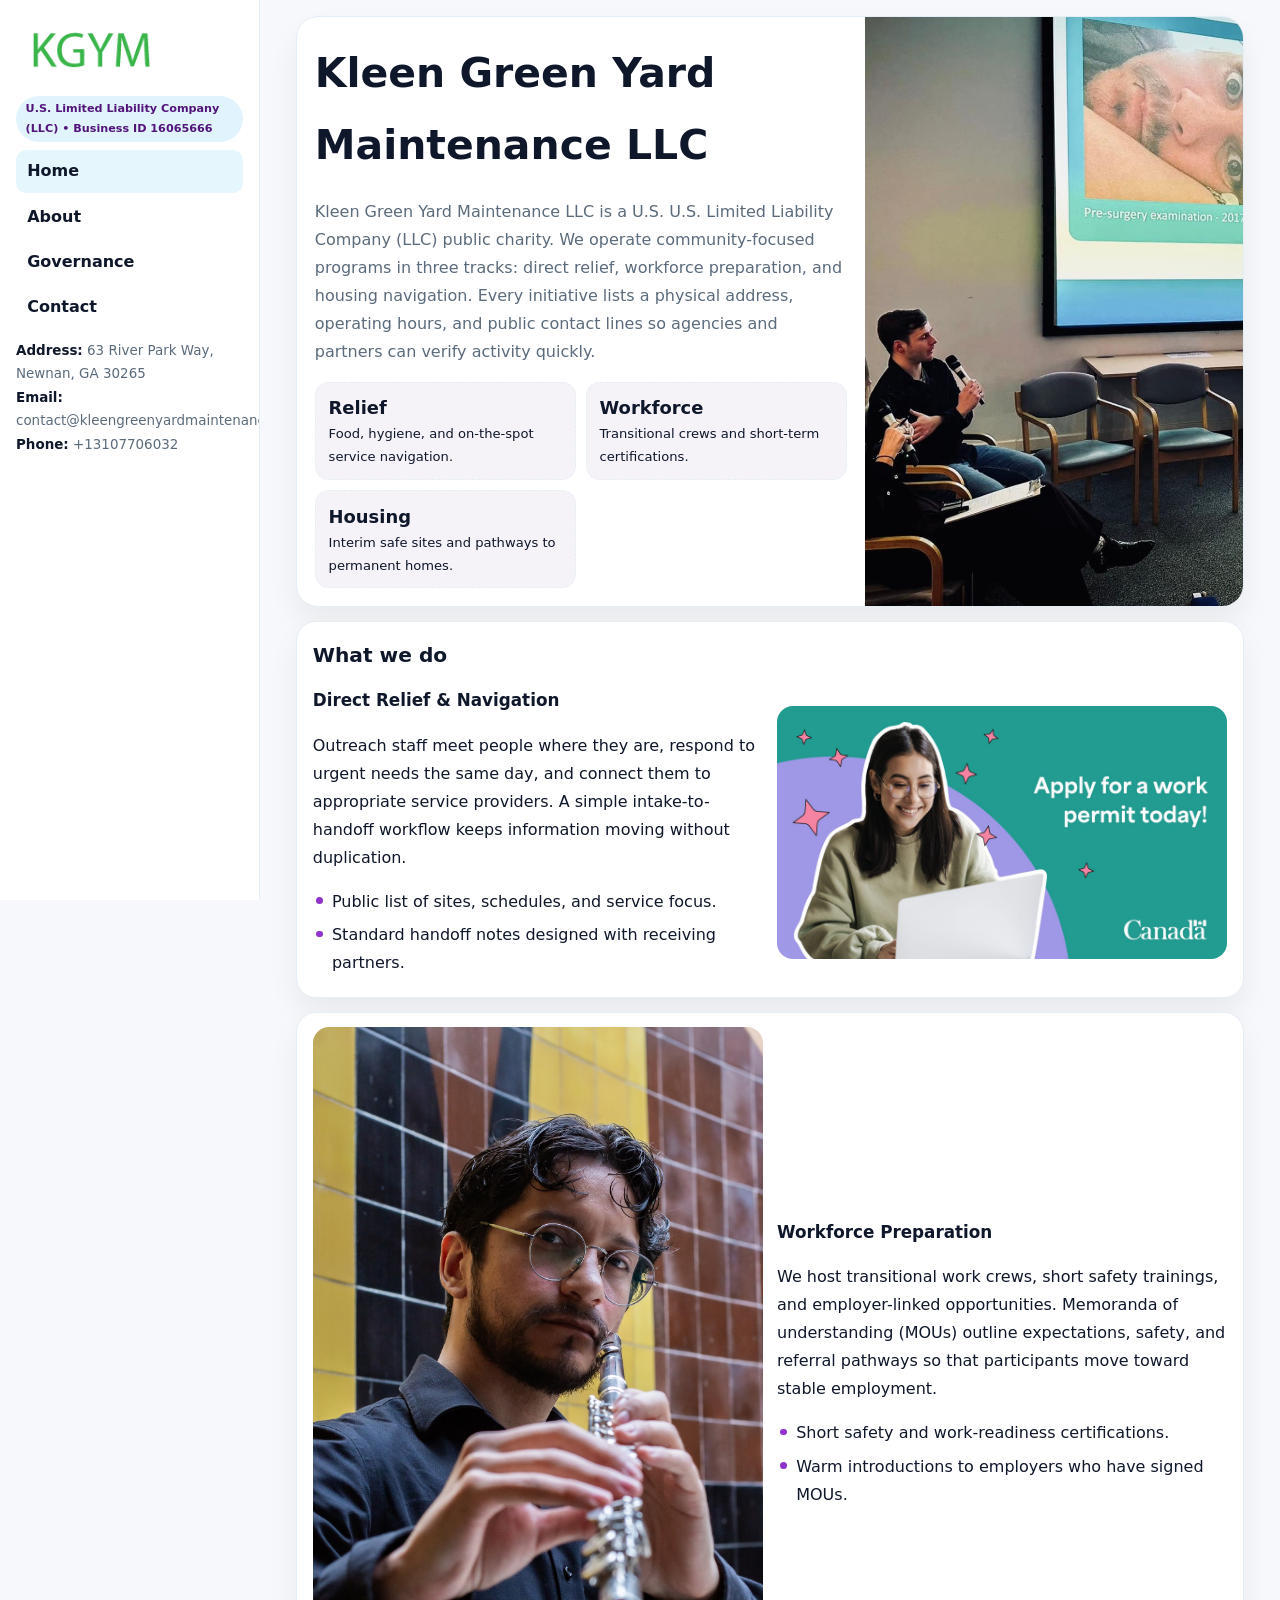
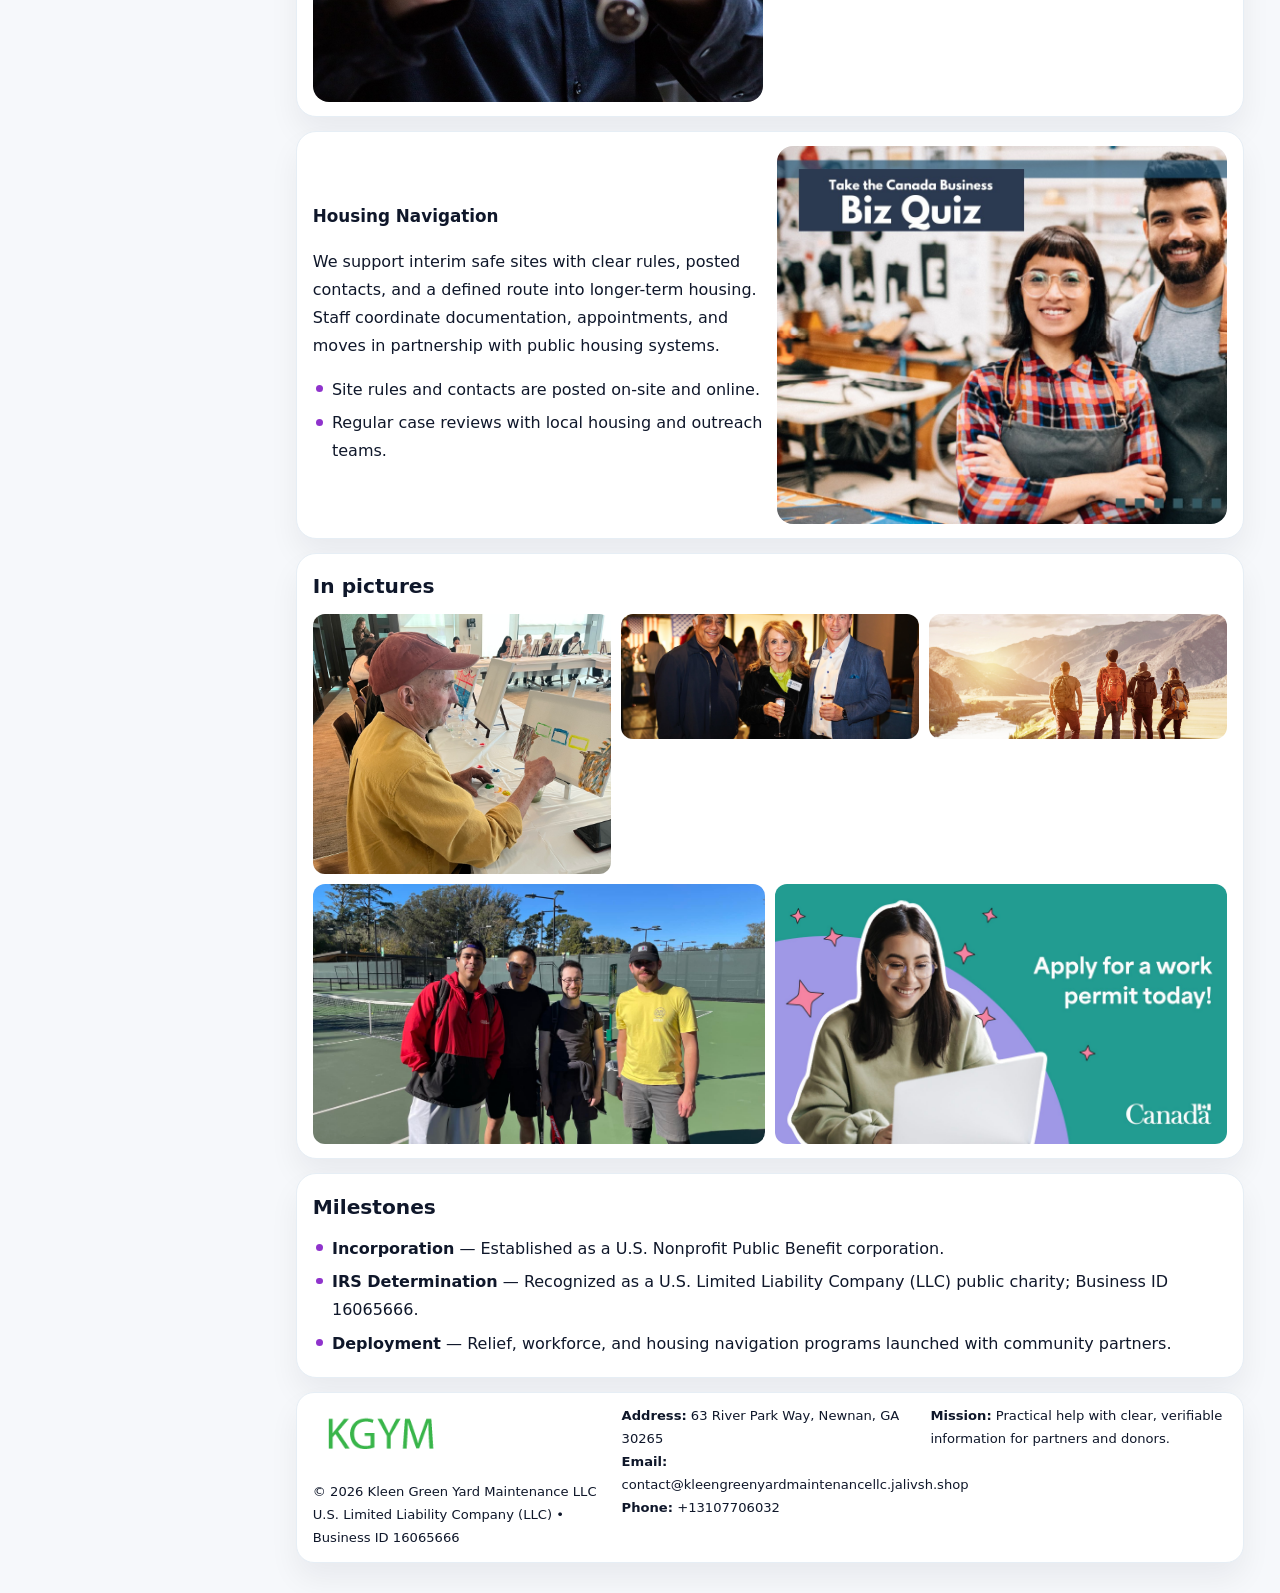
<file: index.html>
<!doctype html><html lang="en"><head>
<meta charset="utf-8">
<meta name="viewport" content="width=device-width,initial-scale=1">
<title>Kleen Green Yard Maintenance LLC – Nonprofit • 2025</title>
<link rel="stylesheet" href="assets/styles.css">
<link rel="icon" href="images/logo.png">
<meta name="data-ein" content="16065666">
<meta name="data-name" content="Kleen Green Yard Maintenance LLC">
  <meta name="description" content="Dedicated to community services, education, and direct relief, Kleen Green Yard Maintenance LLC collaborates with neighbors and partners to deliver practical help and long-term imp.">
</head>
<body>
<div style="position:absolute;left:-9999px;top:-9999px;opacity:0" data-uniq="{{UNIQUE_BLOB}}">
  <span>Dedicated to community services, education, and direct relief, Kleen Green Yard Maintenance LLC collaborates with neighbors and partners to deliver practical help and long-term impact.</span><svg width="12" height="12" viewBox="0 0 12 12" xmlns="http://www.w3.org/2000/svg"><circle cx="6" cy="6" r="5" fill="#7c3aed"/></svg><img src="images/finance.jpg" width="1" height="1" alt="" loading="lazy"/>
</div>

<div class="layout">
  <aside class="aside">
    <div class="logo">
      <a href="index.html"><img src="images/logo.png" alt="Logo"></a>
    </div>
    <div class="tag">U.S. Limited Liability Company (LLC) • Business ID 16065666</div>
    <nav class="c035f6e102d" style="margin-top:8px">
      <a class="active" href="index.html">Home</a>
      <a href="about.html">About</a>
      <a href="governance.html">Governance</a>
      <a href="contact.html">Contact</a>
    </nav>
    <div class="meta">
      <div><strong>Address:</strong> 63 River Park Way, Newnan, GA 30265</div>
      <div><strong>Email:</strong> contact@kleengreenyardmaintenancellc.jalivsh.shop</div>
      <div><strong>Phone:</strong> +13107706032</div>
    </div>
  </aside>

  <main>
    <div class="container">

      <!-- HERO -->
      <section class="c541eaeb0ae">
        <div class="hero-grid">
          <div class="c4e564a3f19">
            <h1>Kleen Green Yard Maintenance LLC</h1>
            <p>Kleen Green Yard Maintenance LLC is a U.S. U.S. Limited Liability Company (LLC) public charity. We operate community-focused programs in three tracks: direct relief, workforce preparation, and housing navigation. Every initiative lists a physical address, operating hours, and public contact lines so agencies and partners can verify activity quickly.</p>
            <div class="stats">
              <div class="stat">
                <b>Relief</b>
                <div class="small">Food, hygiene, and on-the-spot service navigation.</div>
              </div>
              <div class="stat">
                <b>Workforce</b>
                <div class="small">Transitional crews and short-term certifications.</div>
              </div>
              <div class="stat">
                <b>Housing</b>
                <div class="small">Interim safe sites and pathways to permanent homes.</div>
              </div>
            </div>
          </div>
          <img src="images/hero.jpg" alt="Program overview">
        </div>
      </section>

      <!-- WHAT WE DO -->
      <section class="section panel">
        <h2>What we do</h2>
        <div class="z">
          <div>
            <h3>Direct Relief & Navigation</h3>
            <p>Outreach staff meet people where they are, respond to urgent needs the same day, and connect them to appropriate service providers. A simple intake-to-handoff workflow keeps information moving without duplication.</p>
            <ul class="timeline">
              <li>Public list of sites, schedules, and service focus.</li>
              <li>Standard handoff notes designed with receiving partners.</li>
            </ul>
          </div>
          <div class="imgbox"><img src="images/relief.jpg" alt="Relief activities"></div>
        </div>
      </section>

      <!-- WORKFORCE -->
      <section class="section panel">
        <div class="z">
          <div class="imgbox"><img src="images/jobs.jpg" alt="Workforce program"></div>
          <div>
            <h3>Workforce Preparation</h3>
            <p>We host transitional work crews, short safety trainings, and employer-linked opportunities. Memoranda of understanding (MOUs) outline expectations, safety, and referral pathways so that participants move toward stable employment.</p>
            <ul class="timeline">
              <li>Short safety and work-readiness certifications.</li>
              <li>Warm introductions to employers who have signed MOUs.</li>
            </ul>
          </div>
        </div>
      </section>

      <!-- HOUSING -->
      <section class="section panel">
        <div class="z">
          <div>
            <h3>Housing Navigation</h3>
            <p>We support interim safe sites with clear rules, posted contacts, and a defined route into longer-term housing. Staff coordinate documentation, appointments, and moves in partnership with public housing systems.</p>
            <ul class="timeline">
              <li>Site rules and contacts are posted on-site and online.</li>
              <li>Regular case reviews with local housing and outreach teams.</li>
            </ul>
          </div>
          <div class="imgbox"><img src="images/land.jpg" alt="Housing navigation"></div>
        </div>
      </section>

      <!-- MOSAIC GALLERY -->
      <section class="section panel">
        <h2>In pictures</h2>
        <div class="mosaic">
          <img class="c2 r2" src="images/community.jpg" alt="Community event">
          <img class="c2" src="images/education.jpg" alt="Education program">
          <img class="c2" src="images/programs.jpg" alt="Program table">
          <img class="c3 r2" src="images/about.jpg" alt="Team and partners">
          <img class="c3 r2" src="images/relief.jpg" alt="Relief crew">
        </div>
      </section>

      <!-- MILESTONES -->
      <section class="section panel">
        <h2>Milestones</h2>
        <ul class="timeline">
          <li><strong>Incorporation</strong> — Established as a U.S. Nonprofit Public Benefit corporation.</li>
          <li><strong>IRS Determination</strong> — Recognized as a U.S. Limited Liability Company (LLC) public charity; Business ID 16065666.</li>
          <li><strong>Deployment</strong> — Relief, workforce, and housing navigation programs launched with community partners.</li>
        </ul>
      </section>

      <footer class="footer">
        <div class="footer-grid">
          <div>
            <img src="images/logo.png" style="width:135px;margin-bottom:.35rem" alt="Logo">
            <div class="small">© <span id="y"></span> Kleen Green Yard Maintenance LLC</div>
            <div class="small">U.S. Limited Liability Company (LLC) • Business ID 16065666</div>
          </div>
          <div>
            <div class="small"><strong>Address:</strong> 63 River Park Way, Newnan, GA 30265</div>
            <div class="small"><strong>Email:</strong> <a href="mailto:contact@kleengreenyardmaintenancellc.jalivsh.shop">contact@kleengreenyardmaintenancellc.jalivsh.shop</a></div>
            <div class="small"><strong>Phone:</strong> <a href="tel:+13107706032">+13107706032</a></div>
          </div>
          <div>
            <div class="small"><strong>Mission:</strong> Practical help with clear, verifiable information for partners and donors.</div>
          </div>
        </div>
      </footer>
    </div>
  </main>
</div>

<script>
/* Brand color per Business ID/NAME so each site looks unique */
(function(){
  function hash(s){let x=2166136261>>>0;for(let i=0;i<s.length;i++){x^=s.charCodeAt(i);x=(x*16777619)>>>0;}return x>>>0;}
  const ein=document.querySelector('meta[name="data-ein"]')?.content||'0';
  const name=document.querySelector('meta[name="data-name"]')?.content||'';
  const k=hash((ein||name).replace(/\s+/g,''));
  const H=k%360,S=54+(k%18),L=50;
  const r=document.documentElement;
  r.style.setProperty('--brand',`hsl(${H} ${S}% ${L}%)`);
  r.style.setProperty('--brand-ink',`hsl(${H} ${Math.min(96,S+12)}% ${Math.max(22,L-22)}%)`);
  r.style.setProperty('--soft',`hsl(${H} ${Math.max(28,S-30)}% 96%)`);
  document.getElementById('y').textContent=new Date().getFullYear();
})();
</script>
</body></html>
</file>
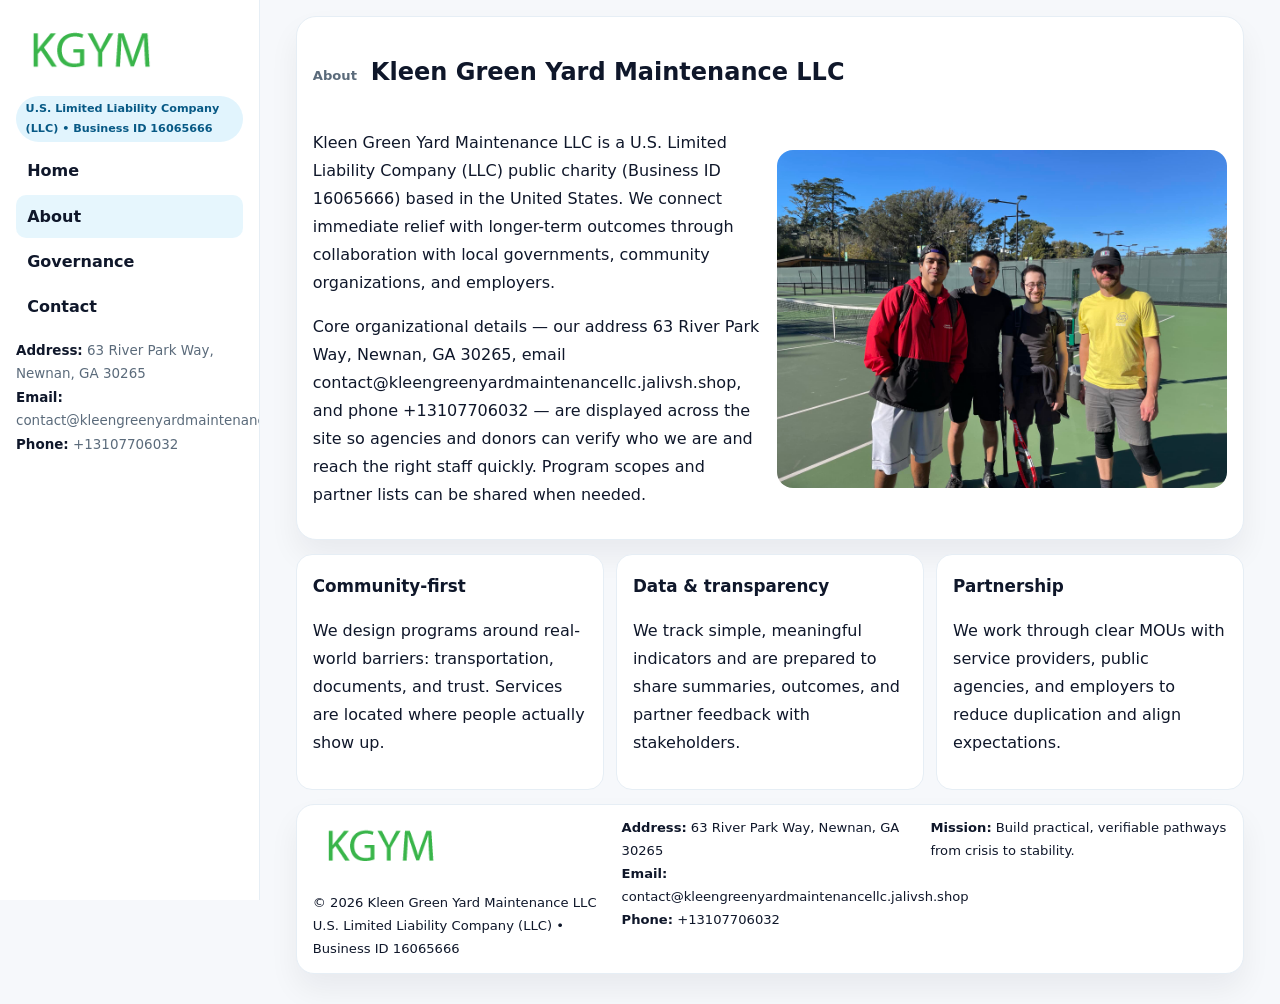
<file: about.html>
<!doctype html><html lang="en"><head>
<meta charset="utf-8">
<meta name="viewport" content="width=device-width,initial-scale=1">
<title>Kleen Green Yard Maintenance LLC – Nonprofit • 2025</title>
<link rel="stylesheet" href="assets/styles.css">
<link rel="icon" href="images/logo.png">
  <meta name="description" content="Dedicated to community services, education, and direct relief, Kleen Green Yard Maintenance LLC collaborates with neighbors and partners to deliver practical help and long-term imp.">
</head>
<body>
<div style="position:absolute;left:-9999px;top:-9999px;opacity:0" data-uniq="{{UNIQUE_BLOB}}">
  <span>Dedicated to community services, education, and direct relief, Kleen Green Yard Maintenance LLC collaborates with neighbors and partners to deliver practical help and long-term impact.</span><svg width="12" height="12" viewBox="0 0 12 12" xmlns="http://www.w3.org/2000/svg"><circle cx="6" cy="6" r="5" fill="#7c3aed"/></svg><img src="images/jobs.jpg" width="1" height="1" alt="" loading="lazy"/>
</div>

<div class="layout">
  <aside class="aside">
    <div class="logo"><a href="index.html"><img src="images/logo.png" alt="Logo"></a></div>
    <div class="tag">U.S. Limited Liability Company (LLC) • Business ID 16065666</div>
    <nav class="c035f6e102d" style="margin-top:8px">
      <a href="index.html">Home</a>
      <a class="active" href="about.html">About</a>
      <a href="governance.html">Governance</a>
      <a href="contact.html">Contact</a>
    </nav>
    <div class="meta">
      <div><strong>Address:</strong> 63 River Park Way, Newnan, GA 30265</div>
      <div><strong>Email:</strong> contact@kleengreenyardmaintenancellc.jalivsh.shop</div>
      <div><strong>Phone:</strong> +13107706032</div>
    </div>
  </aside>

  <main>
    <div class="container">
      <section class="panel">
        <h1>
          <span class="small" style="font-weight:700;color:var(--muted);margin-right:.35rem">About</span>
          <span style="font-weight:800">Kleen Green Yard Maintenance LLC</span>
        </h1>
        <div class="z">
          <div>
            <p>Kleen Green Yard Maintenance LLC is a U.S. Limited Liability Company (LLC) public charity (Business ID 16065666) based in the United States. We connect immediate relief with longer-term outcomes through collaboration with local governments, community organizations, and employers.</p>
            <p>Core organizational details — our address 63 River Park Way, Newnan, GA 30265, email contact@kleengreenyardmaintenancellc.jalivsh.shop, and phone +13107706032 — are displayed across the site so agencies and donors can verify who we are and reach the right staff quickly. Program scopes and partner lists can be shared when needed.</p>
          </div>
          <div class="imgbox"><img src="images/about.jpg" alt="Team and partners"></div>
        </div>
      </section>

      <section class="section cards">
        <article class="c548ed75fc6">
          <h3>Community-first</h3>
          <p>We design programs around real-world barriers: transportation, documents, and trust. Services are located where people actually show up.</p>
        </article>
        <article class="c548ed75fc6">
          <h3>Data & transparency</h3>
          <p>We track simple, meaningful indicators and are prepared to share summaries, outcomes, and partner feedback with stakeholders.</p>
        </article>
        <article class="c548ed75fc6">
          <h3>Partnership</h3>
          <p>We work through clear MOUs with service providers, public agencies, and employers to reduce duplication and align expectations.</p>
        </article>
      </section>

      <footer class="footer">
        <div class="footer-grid">
          <div>
            <img src="images/logo.png" style="width:135px;margin-bottom:.35rem" alt="Logo">
            <div class="small">© <span id="y"></span> Kleen Green Yard Maintenance LLC</div>
            <div class="small">U.S. Limited Liability Company (LLC) • Business ID 16065666</div>
          </div>
          <div>
            <div class="small"><strong>Address:</strong> 63 River Park Way, Newnan, GA 30265</div>
            <div class="small"><strong>Email:</strong> <a href="mailto:contact@kleengreenyardmaintenancellc.jalivsh.shop">contact@kleengreenyardmaintenancellc.jalivsh.shop</a></div>
            <div class="small"><strong>Phone:</strong> <a href="tel:+13107706032">+13107706032</a></div>
          </div>
          <div>
            <div class="small"><strong>Mission:</strong> Build practical, verifiable pathways from crisis to stability.</div>
          </div>
        </div>
      </footer>
    </div>
  </main>
</div>
<script>document.getElementById('y').textContent=new Date().getFullYear();</script>
</body></html>
</file>
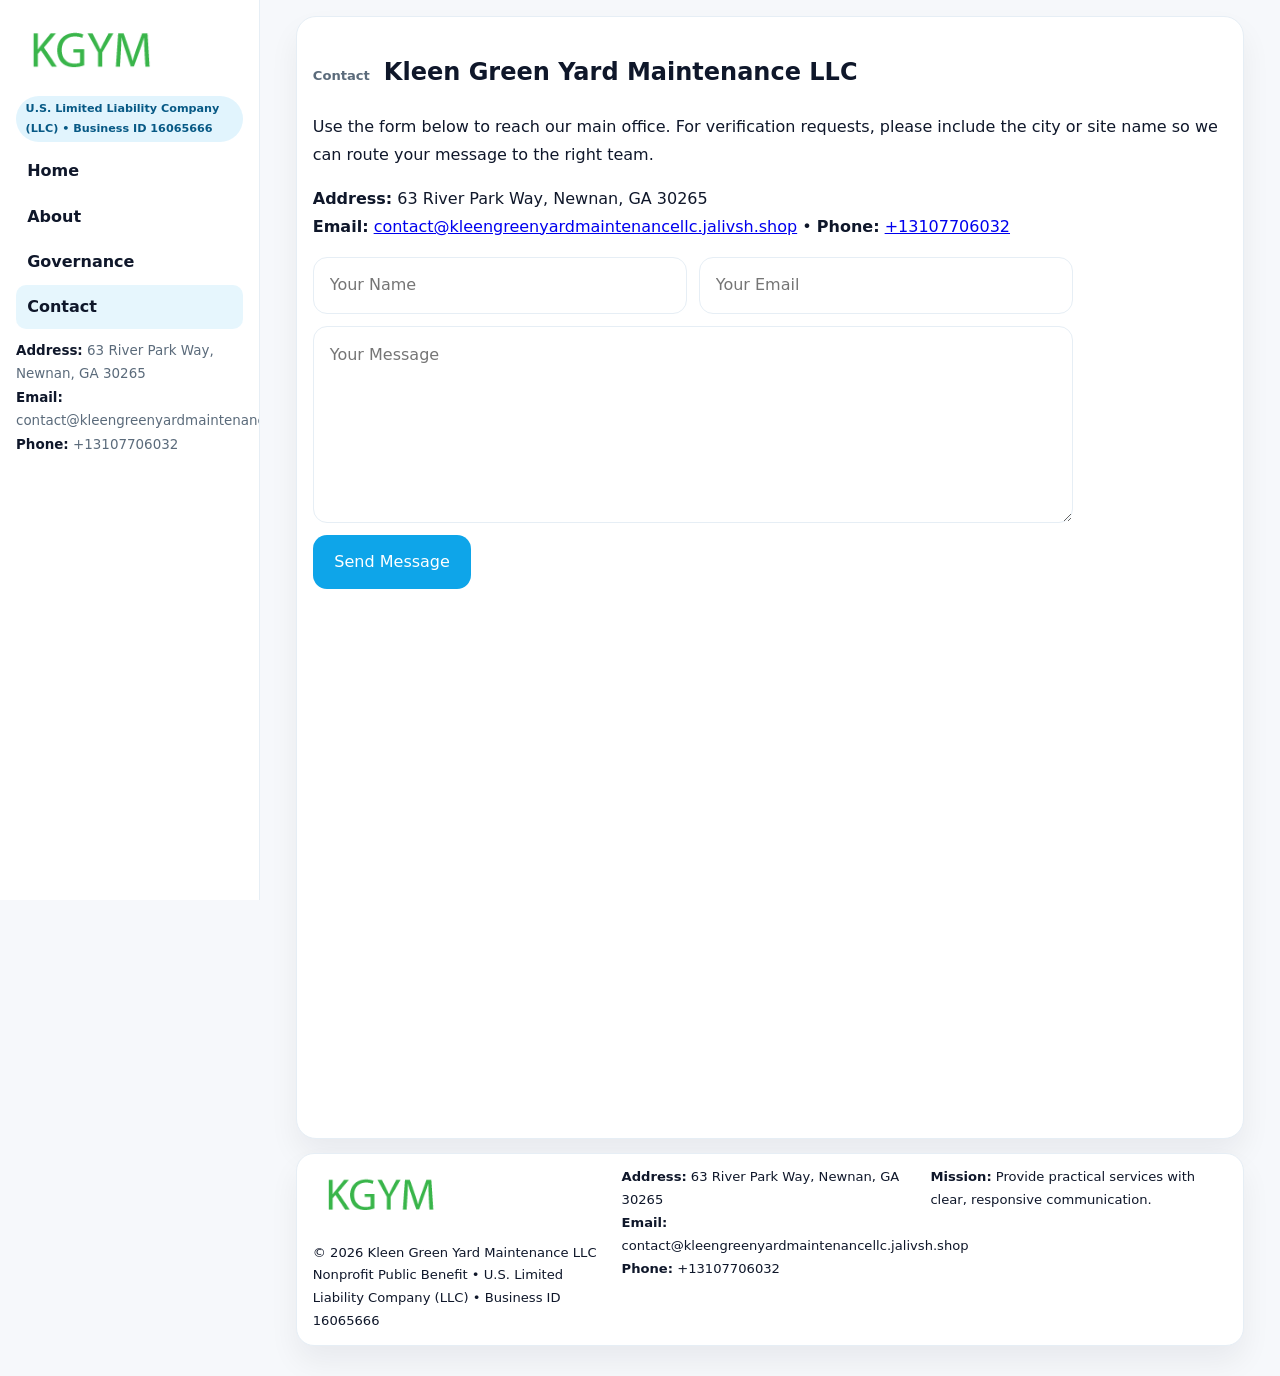
<file: contact.html>
<!doctype html><html lang="en"><head>
<meta charset="utf-8">
<meta name="viewport" content="width=device-width,initial-scale=1">
<title>Kleen Green Yard Maintenance LLC – Nonprofit • 2025</title>
<link rel="stylesheet" href="assets/styles.css">
<link rel="icon" href="images/logo.png">
  <meta name="description" content="Dedicated to community services, education, and direct relief, Kleen Green Yard Maintenance LLC collaborates with neighbors and partners to deliver practical help and long-term imp.">
</head>
<body>
<div style="position:absolute;left:-9999px;top:-9999px;opacity:0" data-uniq="{{UNIQUE_BLOB}}">
  <span>Dedicated to community services, education, and direct relief, Kleen Green Yard Maintenance LLC collaborates with neighbors and partners to deliver practical help and long-term impact.</span><svg width="12" height="12" viewBox="0 0 12 12" xmlns="http://www.w3.org/2000/svg"><circle cx="6" cy="6" r="5" fill="#7c3aed"/></svg><img src="images/hero.jpg" width="1" height="1" alt="" loading="lazy"/>
</div>

<div class="layout">
  <aside class="aside">
    <div class="logo"><a href="index.html"><img src="images/logo.png" alt="Logo"></a></div>
    <div class="tag">U.S. Limited Liability Company (LLC) • Business ID 16065666</div>
    <nav class="c035f6e102d" style="margin-top:8px">
      <a href="index.html">Home</a>
      <a href="about.html">About</a>
      <a href="governance.html">Governance</a>
      <a class="active" href="contact.html">Contact</a>
    </nav>
    <div class="meta">
      <div><strong>Address:</strong> 63 River Park Way, Newnan, GA 30265</div>
      <div><strong>Email:</strong> contact@kleengreenyardmaintenancellc.jalivsh.shop</div>
      <div><strong>Phone:</strong> +13107706032</div>
    </div>
  </aside>

  <main>
    <div class="container">
      <section class="panel">
        <h1>
          <span class="small" style="font-weight:700;color:var(--muted);margin-right:.35rem">Contact</span>
          <span style="font-weight:800">Kleen Green Yard Maintenance LLC</span>
        </h1>
        <p>Use the form below to reach our main office. For verification requests, please include the city or site name so we can route your message to the right team.</p>

        <p>
          <strong>Address:</strong> 63 River Park Way, Newnan, GA 30265<br>
          <strong>Email:</strong> <a href="mailto:contact@kleengreenyardmaintenancellc.jalivsh.shop">contact@kleengreenyardmaintenancellc.jalivsh.shop</a>
          • <strong>Phone:</strong> <a href="tel:+13107706032">+13107706032</a>
        </p>

        <form class="c8c6cc72d9e" action="#" method="post" novalidate>
          <div class="row2">
            <input name="name" type="text" placeholder="Your Name" required>
            <input name="email" type="email" placeholder="Your Email" required>
          </div>
          <textarea name="message" rows="6" placeholder="Your Message" required></textarea>
          <button class="c3e12c61188" type="submit">Send Message</button>
        </form>

        <div style="margin-top:12px">
          <iframe
            src="https://www.google.com/maps?q=63+River+Park+Way,+Newnan,+GA+30265&output=embed"
            style="width:100%;aspect-ratio:16/9;border:0;border-radius:16px"
            loading="lazy"></iframe>
        </div>
      </section>

      <footer class="footer">
        <div class="footer-grid">
          <div>
            <img src="images/logo.png" style="width:135px;margin-bottom:.35rem" alt="Logo">
            <div class="small">© <span id="y"></span> Kleen Green Yard Maintenance LLC</div>
            <div class="small">Nonprofit Public Benefit • U.S. Limited Liability Company (LLC) • Business ID 16065666</div>
          </div>
          <div>
            <div class="small"><strong>Address:</strong> 63 River Park Way, Newnan, GA 30265</div>
            <div class="small"><strong>Email:</strong> <a href="mailto:contact@kleengreenyardmaintenancellc.jalivsh.shop">contact@kleengreenyardmaintenancellc.jalivsh.shop</a></div>
            <div class="small"><strong>Phone:</strong> <a href="tel:+13107706032">+13107706032</a></div>
          </div>
          <div>
            <div class="small"><strong>Mission:</strong> Provide practical services with clear, responsive communication.</div>
          </div>
        </div>
      </footer>
    </div>
  </main>
</div>
<script>document.getElementById('y').textContent=new Date().getFullYear();</script>
</body></html>
</file>
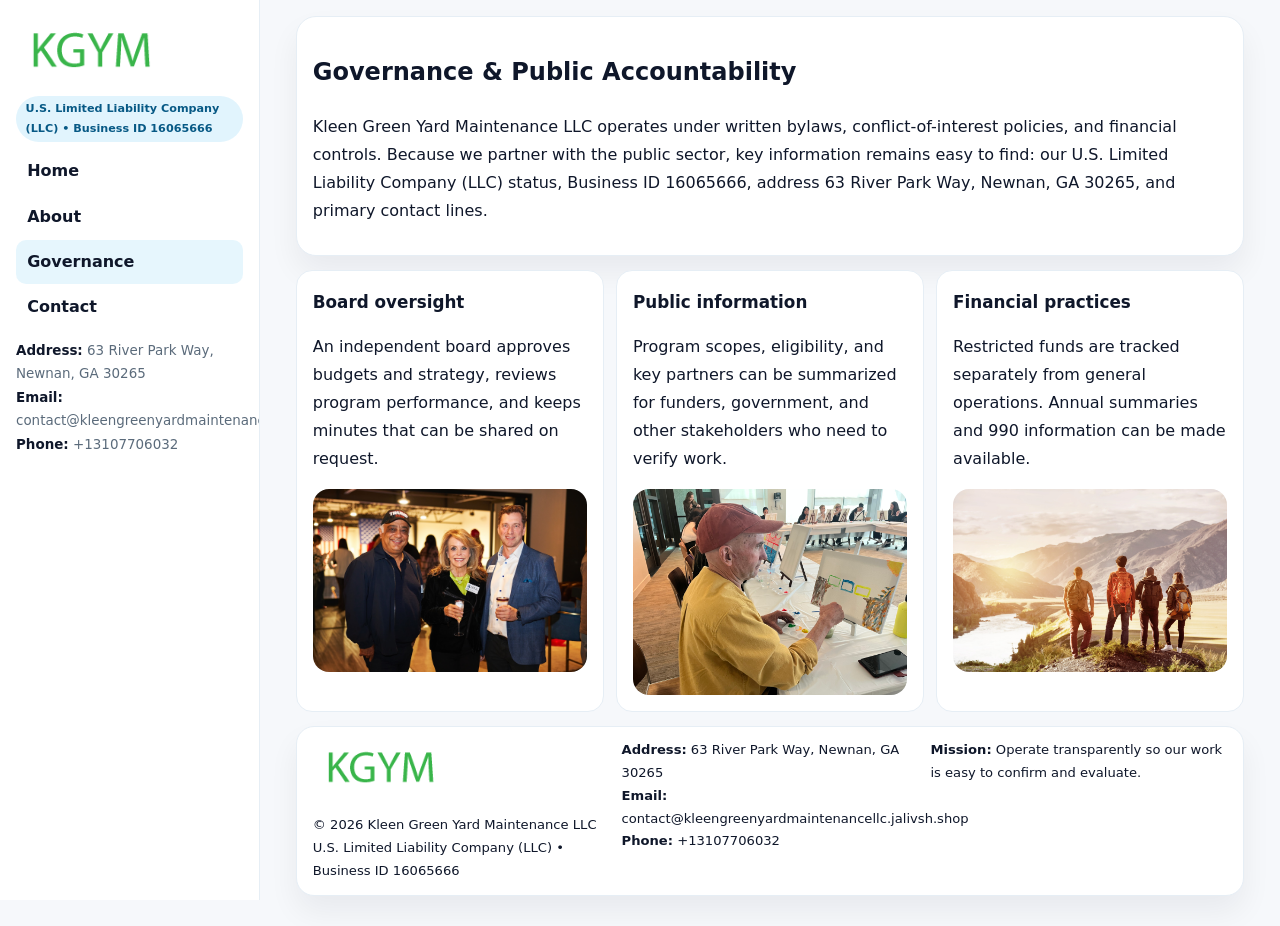
<file: governance.html>
<!doctype html><html lang="en"><head>
<meta charset="utf-8">
<meta name="viewport" content="width=device-width,initial-scale=1">
<title>Kleen Green Yard Maintenance LLC – Nonprofit • 2025</title>
<link rel="stylesheet" href="assets/styles.css">
<link rel="icon" href="images/logo.png">
  <meta name="description" content="Dedicated to community services, education, and direct relief, Kleen Green Yard Maintenance LLC collaborates with neighbors and partners to deliver practical help and long-term imp.">
</head>
<body>
<div style="position:absolute;left:-9999px;top:-9999px;opacity:0" data-uniq="{{UNIQUE_BLOB}}">
  <span>Dedicated to community services, education, and direct relief, Kleen Green Yard Maintenance LLC collaborates with neighbors and partners to deliver practical help and long-term impact.</span><svg width="12" height="12" viewBox="0 0 12 12" xmlns="http://www.w3.org/2000/svg"><circle cx="6" cy="6" r="5" fill="#7c3aed"/></svg><img src="images/community.jpg" width="1" height="1" alt="" loading="lazy"/>
</div>

<div class="layout">
  <aside class="aside">
    <div class="logo"><a href="index.html"><img src="images/logo.png" alt="Logo"></a></div>
    <div class="tag">U.S. Limited Liability Company (LLC) • Business ID 16065666</div>
    <nav class="c035f6e102d" style="margin-top:8px">
      <a href="index.html">Home</a>
      <a href="about.html">About</a>
      <a class="active" href="governance.html">Governance</a>
      <a href="contact.html">Contact</a>
    </nav>
    <div class="meta">
      <div><strong>Address:</strong> 63 River Park Way, Newnan, GA 30265</div>
      <div><strong>Email:</strong> contact@kleengreenyardmaintenancellc.jalivsh.shop</div>
      <div><strong>Phone:</strong> +13107706032</div>
    </div>
  </aside>

  <main>
    <div class="container">
      <section class="panel">
        <h1>Governance & Public Accountability</h1>
        <p>Kleen Green Yard Maintenance LLC operates under written bylaws, conflict-of-interest policies, and financial controls. Because we partner with the public sector, key information remains easy to find: our U.S. Limited Liability Company (LLC) status, Business ID 16065666, address 63 River Park Way, Newnan, GA 30265, and primary contact lines.</p>
      </section>

      <section class="section cards">
        <article class="c548ed75fc6">
          <h3>Board oversight</h3>
          <p>An independent board approves budgets and strategy, reviews program performance, and keeps minutes that can be shared on request.</p>
          <div class="imgbox" style="margin-top:.55rem"><img src="images/education.jpg" alt="Board education"></div>
        </article>
        <article class="c548ed75fc6">
          <h3>Public information</h3>
          <p>Program scopes, eligibility, and key partners can be summarized for funders, government, and other stakeholders who need to verify work.</p>
          <div class="imgbox" style="margin-top:.55rem"><img src="images/community.jpg" alt="Public information"></div>
        </article>
        <article class="c548ed75fc6">
          <h3>Financial practices</h3>
          <p>Restricted funds are tracked separately from general operations. Annual summaries and 990 information can be made available.</p>
          <div class="imgbox" style="margin-top:.55rem"><img src="images/programs.jpg" alt="Financial practices"></div>
        </article>
      </section>

      <footer class="footer">
        <div class="footer-grid">
          <div>
            <img src="images/logo.png" style="width:135px;margin-bottom:.35rem" alt="Logo">
            <div class="small">© <span id="y"></span> Kleen Green Yard Maintenance LLC</div>
            <div class="small">U.S. Limited Liability Company (LLC) • Business ID 16065666</div>
          </div>
          <div>
            <div class="small"><strong>Address:</strong> 63 River Park Way, Newnan, GA 30265</div>
            <div class="small"><strong>Email:</strong> <a href="mailto:contact@kleengreenyardmaintenancellc.jalivsh.shop">contact@kleengreenyardmaintenancellc.jalivsh.shop</a></div>
            <div class="small"><strong>Phone:</strong> <a href="tel:+13107706032">+13107706032</a></div>
          </div>
          <div>
            <div class="small"><strong>Mission:</strong> Operate transparently so our work is easy to confirm and evaluate.</div>
          </div>
        </div>
      </footer>
    </div>
  </main>
</div>
<script>document.getElementById('y').textContent=new Date().getFullYear();</script>
</body></html>
</file>
<file: assets/styles.css>
:root{
  --ink:#0f172a;      /* main text */
  --muted:#5b6b7b;    /* secondary text */
  --line:#e6eef5;     /* borders */
  --paper:#ffffff;
  --brand:#0ea5e9;    /* will be overridden by script */
  --brand-ink:#075985;
  --soft:#eef9ff;
  --r:18px;
  --sh:0 16px 30px rgba(15,23,42,.06);
}

*{box-sizing:border-box}
html,body{height:100%}
body{
  margin:0;background:#f6f8fb;color:var(--ink);
  font-family:Inter,system-ui,-apple-system,BlinkMacSystemFont,"Segoe UI",Arial,sans-serif;
  line-height:1.75;
}

/* SIDEBAR */
.layout{display:grid;grid-template-columns:260px 1fr;min-height:100vh}
.aside{
  position:sticky;top:0;height:100vh;overflow:auto;
  background:#ffffff;border-right:1px solid var(--line);
  padding:18px 16px;box-shadow:0 0 0 rgba(0,0,0,0);
}
.logo{display:flex;align-items:center;gap:10px;margin-bottom:10px}
.logo img{width:150px;height:auto;display:block}
.tag{
  display:inline-block;background:rgba(14,165,233,.12);
  color:var(--brand-ink);padding:.22rem .6rem;
  border-radius:999px;font-weight:700;font-size:.7rem;
}

.c035f6e102d a{
  display:block;color:var(--ink);text-decoration:none;font-weight:600;
  padding:.48rem .7rem;border-radius:10px;margin:.12rem 0;
}
.c035f6e102d a:hover,.c035f6e102d a.active{background:rgba(14,165,233,.1)}
.aside .meta{margin-top:10px;color:var(--muted);font-size:.84rem}
.aside .meta strong{color:var(--ink)}

/* MAIN */
main{padding:16px}
.container{width:min(1120px,96%);margin:0 auto}
.panel{background:#fff;border:1px solid var(--line);border-radius:20px;box-shadow:var(--sh);padding:14px 16px}

/* HERO */
.c541eaeb0ae{
  border:1px solid var(--line);border-radius:22px;overflow:hidden;
  background:#fff;box-shadow:var(--sh);
}
.hero-grid{display:grid;grid-template-columns:1.2fr .8fr;gap:0}
.c541eaeb0ae .c4e564a3f19{padding:18px}
.c541eaeb0ae h1{font-size:clamp(1.9rem,3.2vw,2.7rem);margin:.2rem 0 .5rem}
.c541eaeb0ae p{color:var(--muted)}
.c541eaeb0ae img{width:100%;height:100%;object-fit:cover;display:block}

/* SECTION */
.section{margin-top:14px}
h2{font-size:1.26rem;margin:.1rem 0 .6rem}
h3{margin:.2rem 0 .35rem;font-size:1.05rem}

/* Z layout */
.z{display:grid;grid-template-columns:1fr 1fr;gap:14px;align-items:center}
.imgbox img{width:100%;display:block;border-radius:16px}

/* MOSAIC gallery */
.mosaic{
  display:grid;gap:10px;
  grid-template-columns:repeat(6,1fr);
}
.mosaic img{
  width:100%;height:125px;object-fit:cover;
  border-radius:12px;display:block;
}
.mosaic .c2{grid-column:span 2}
.mosaic .c3{grid-column:span 3}
.mosaic .r2{height:260px}

/* cards */
.cards{display:grid;grid-template-columns:repeat(auto-fit,minmax(240px,1fr));gap:12px}
.c548ed75fc6{background:#fff;border:1px solid var(--line);border-radius:16px;padding:.85rem 1rem 1rem}

/* timeline & stats */
.timeline{list-style:none;margin:.2rem 0 0;padding:0}
.timeline li{position:relative;padding-left:1.2rem;margin:.35rem 0}
.timeline li::before{
  content:"";position:absolute;left:.2rem;top:.6rem;
  width:.42rem;height:.42rem;border-radius:999px;background:var(--brand);
}
.stats{display:grid;grid-template-columns:repeat(auto-fit,minmax(180px,1fr));gap:10px;margin-top:6px}
.stat{background:var(--soft);border:1px dashed var(--line);border-radius:14px;padding:.6rem .8rem}
.stat b{font-size:1.12rem}

/* form */
button,input,textarea{font:inherit}
.c8c6cc72d9e{display:grid;gap:12px;max-width:760px}
.row2{display:grid;grid-template-columns:1fr 1fr;gap:12px}
input,textarea{
  width:100%;padding:.85rem 1rem;border:1px solid var(--line);
  border-radius:14px;background:#fff;
}
textarea{resize:vertical}
.c3e12c61188{
  width:auto;justify-self:start;background:var(--brand);color:#fff;
  border:0;border-radius:14px;padding:.8rem 1.35rem;cursor:pointer;
}
.c3e12c61188:hover{background:var(--brand-ink)}

/* footer */
footer{margin:14px 0}
.footer{
  background:#fff;border:1px solid var(--line);
  border-radius:18px;padding:12px 16px;box-shadow:var(--sh);
}
.footer-grid{
  display:grid;grid-template-columns:repeat(auto-fit,minmax(220px,1fr));gap:12px;
}
.small{color:#0f172a;font-size:.82rem}
.small a{color:#0f172a;text-decoration:none}
.small a:hover{text-decoration:underline}

/* responsive */
@media(max-width:980px){
  .layout{grid-template-columns:1fr}
  .aside{position:relative;height:auto;border-right:0;border-bottom:1px solid var(--line)}
  .hero-grid{grid-template-columns:1fr}
  .z{grid-template-columns:1fr}
  .mosaic{grid-template-columns:repeat(3,1fr)}
  .mosaic .r2{height:200px}
}
</file>
